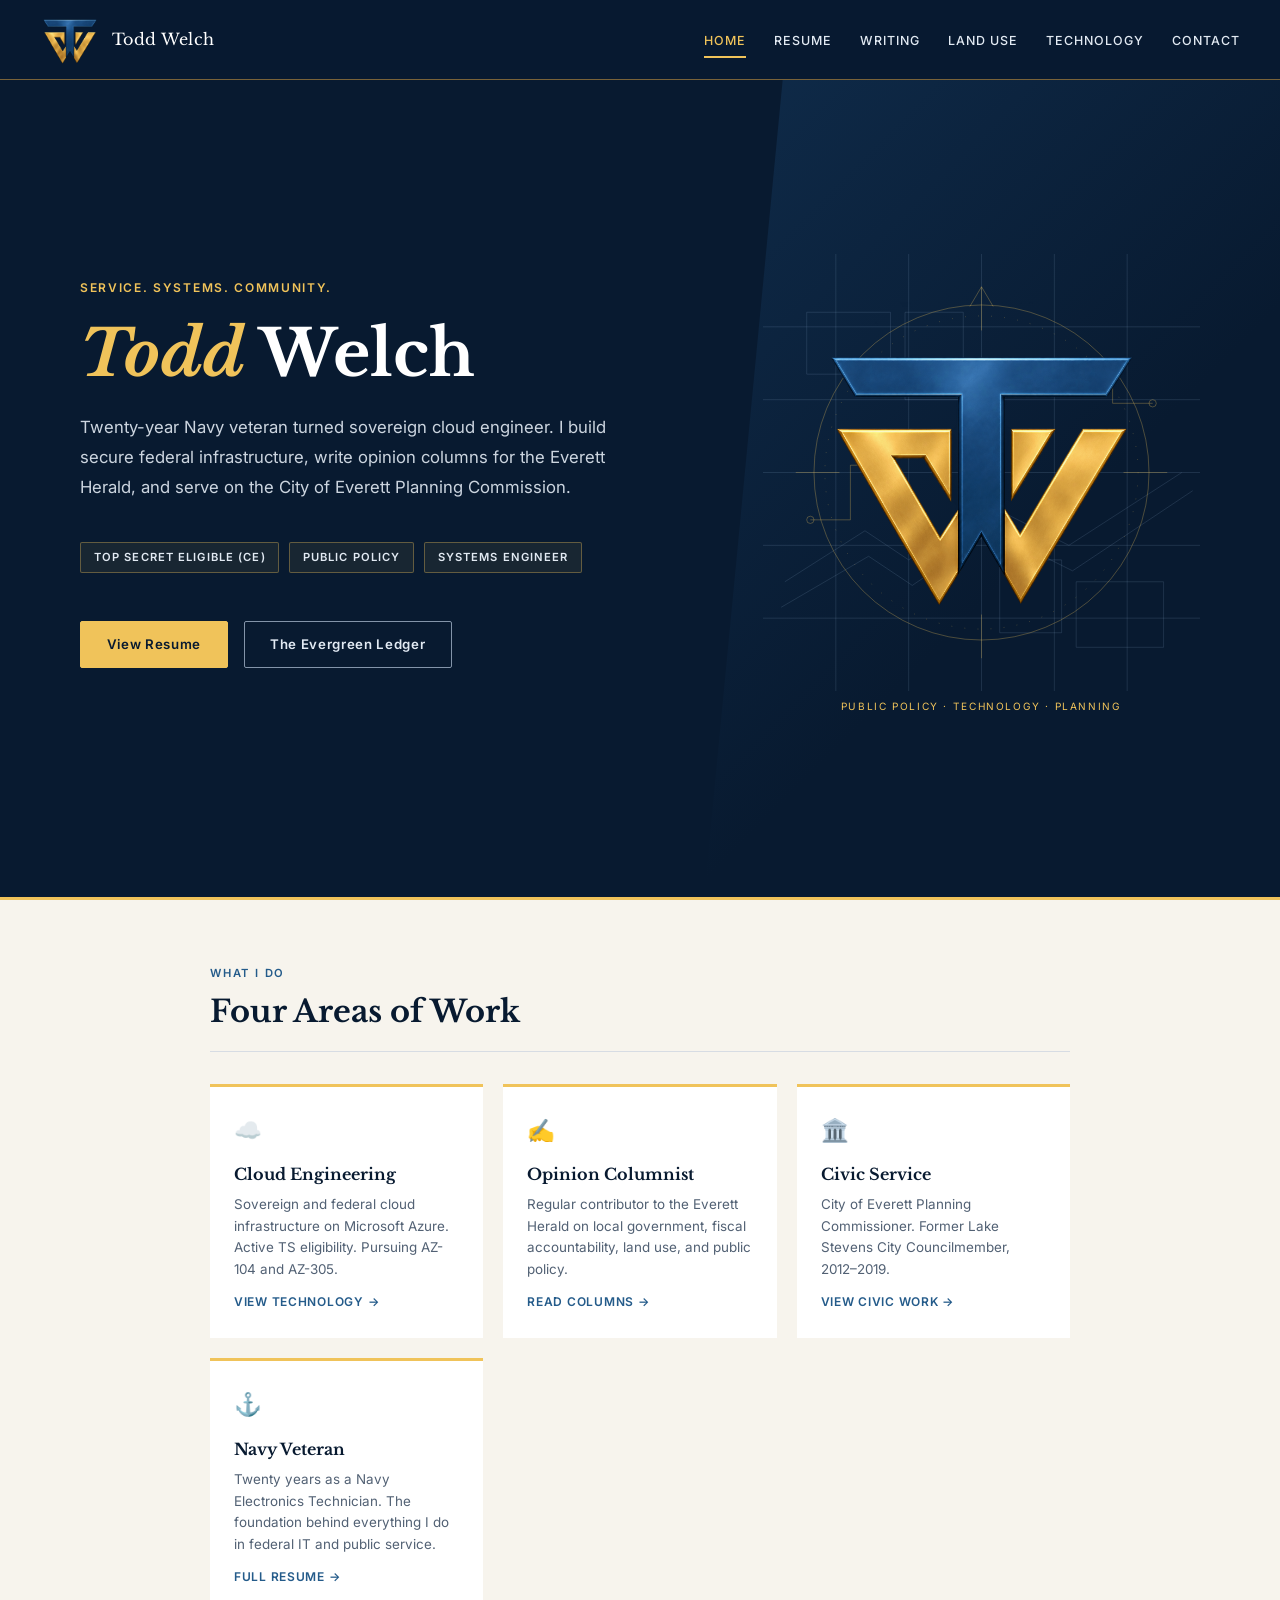
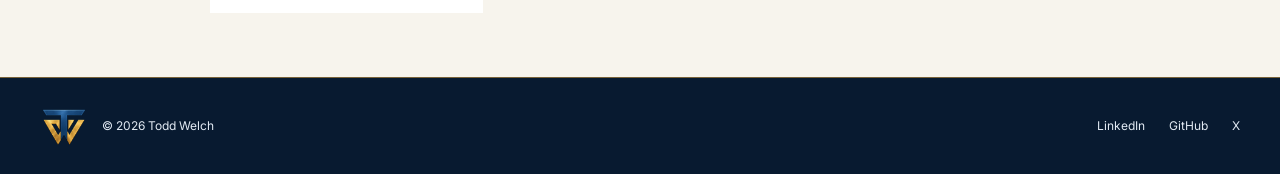
<file: index.html>
<!DOCTYPE html>
<html lang="en">
<head>
<meta charset="UTF-8">
<meta name="viewport" content="width=device-width, initial-scale=1.0">
<title>Todd Welch</title>
<meta name="description" content="Navy veteran, sovereign cloud engineer, opinion columnist, and Everett planning commissioner.">
<link rel="preconnect" href="https://fonts.googleapis.com">
<link rel="preconnect" href="https://fonts.gstatic.com" crossorigin>
<link href="https://fonts.googleapis.com/css2?family=Libre+Baskerville:ital,wght@0,400;0,700;1,400&family=Inter:wght@400;500;600&display=swap" rel="stylesheet">
<link rel="stylesheet" href="style.css">
<style>
  .hero {
    min-height: 100vh;
    background: var(--navy);
    display: flex;
    flex-direction: column;
    justify-content: center;
    padding: 8rem 2.5rem 5rem;
    position: relative;
    overflow: hidden;
  }

  .hero::before {
    content: '';
    position: absolute;
    top: 0; right: 0;
    width: 45%;
    height: 100%;
    background: linear-gradient(135deg, var(--steel) 0%, var(--navy) 60%);
    clip-path: polygon(15% 0, 100% 0, 100% 100%, 0% 100%);
    opacity: 0.5;
  }

  .hero-inner {
    max-width: 860px;
    margin: 0 auto;
    position: relative;
    z-index: 1;
    width: 100%;
  }

  .hero-eyebrow {
    font-size: 0.75rem;
    font-weight: 600;
    letter-spacing: 0.14em;
    text-transform: uppercase;
    color: var(--sky);
    margin-bottom: 1.25rem;
  }

  .hero h1 {
    font-family: 'Libre Baskerville', serif;
    font-size: clamp(2.8rem, 6vw, 5rem);
    color: #fff;
    line-height: 1.08;
    font-weight: 700;
    margin-bottom: 1.5rem;
  }

  .hero h1 em { font-style: italic; color: var(--sky); }

  .hero-bio {
    font-size: 1.05rem;
    color: var(--fog);
    max-width: 540px;
    line-height: 1.8;
    margin-bottom: 2.5rem;
    opacity: 0.9;
  }

  .hero-tags {
    display: flex;
    flex-wrap: wrap;
    gap: 0.6rem;
    margin-bottom: 3rem;
  }

  .tag {
    background: rgba(91,163,194,0.12);
    border: 1px solid rgba(91,163,194,0.28);
    color: var(--sky);
    font-size: 0.7rem;
    font-weight: 600;
    letter-spacing: 0.1em;
    text-transform: uppercase;
    padding: 0.3rem 0.8rem;
    border-radius: 2px;
  }

  .hero-cta { display: flex; gap: 1rem; flex-wrap: wrap; }

  /* pillars */
  .pillars { background: var(--sand); }

  .pillar-grid {
    display: grid;
    grid-template-columns: repeat(auto-fill, minmax(240px, 1fr));
    gap: 1.25rem;
    margin-top: 2rem;
  }

  .pillar {
    background: #fff;
    border-left: 3px solid var(--tide);
    padding: 1.5rem;
    text-decoration: none;
    display: block;
    transition: border-left-color 0.2s, box-shadow 0.2s;
  }

  .pillar:hover {
    border-left-color: var(--sky);
    box-shadow: 0 4px 16px rgba(13,31,45,0.08);
  }

  .pillar-icon {
    font-size: 1.4rem;
    margin-bottom: 0.75rem;
  }

  .pillar h3 {
    font-family: 'Libre Baskerville', serif;
    font-size: 1rem;
    color: var(--navy);
    margin-bottom: 0.4rem;
  }

  .pillar p {
    font-size: 0.84rem;
    color: var(--muted);
    line-height: 1.6;
  }

  .pillar-link {
    display: inline-block;
    margin-top: 0.75rem;
    font-size: 0.75rem;
    font-weight: 600;
    color: var(--tide);
    letter-spacing: 0.06em;
    text-transform: uppercase;
  }

  @media (max-width: 640px) {
    .hero { padding: 7rem 1.25rem 4rem; }
  }
</style>
<link rel="icon" type="image/png" href="assets/images/monogram.png">
<link rel="stylesheet" href="brand.css">
</head>
<body>

<nav>
  <a href="index.html" class="nav-brand"><img class="brand-logo" src="assets/images/monogram.png" alt="" width="60" height="60"><span>Todd Welch</span></a>
  <ul class="nav-links">
    <li><a href="index.html" class="active">Home</a></li>
    <li><a href="resume.html">Resume</a></li>
    <li><a href="https://substack.com/@toddwelch">Writing</a></li>
    <li><a href="land-use.html">Land Use</a></li>
    <li><a href="technology.html">Technology</a></li>
    <li><a href="contact.html">Contact</a></li>
  </ul>
</nav>

<section class="hero">
  <div class="hero-inner">
    <div class="hero-copy">
    <p class="hero-eyebrow">Service. Systems. Community.</p>
    <h1><em>Todd</em> Welch</h1>
    <p class="hero-bio">
      Twenty-year Navy veteran turned sovereign cloud engineer. I build secure federal infrastructure, write opinion columns for the Everett Herald, and serve on the City of Everett Planning Commission.
    </p>
    <div class="hero-tags">
      <span class="tag">Top Secret Eligible (CE)</span>
      <span class="tag">Public Policy</span>
      <span class="tag">Systems Engineer</span>
    </div>
    <div class="hero-cta">
      <a href="resume.html" class="btn btn-primary">View Resume</a>
      <a href="https://substack.com/@toddwelch" class="btn btn-ghost">The Evergreen Ledger</a>
    </div>
    </div>
    <div class="brand-illustration">
    <img class="hero-monogram" src="assets/images/monogram.png" alt="Todd Welch blue and gold monogram" width="1254" height="1254" fetchpriority="high">
    <p class="brand-caption">Public Policy · Technology · Planning</p>
    </div>
  </div>
</section>

<section class="pillars">
  <div class="section-inner">
    <p class="section-label">What I Do</p>
    <h2 class="section-title">Four Areas of Work</h2>
    <hr class="rule">
    <div class="pillar-grid">

      <a href="technology.html" class="pillar">
        <div class="pillar-icon">☁️</div>
        <h3>Cloud Engineering</h3>
        <p>Sovereign and federal cloud infrastructure on Microsoft Azure. Active TS eligibility. Pursuing AZ-104 and AZ-305.</p>
        <span class="pillar-link">View Technology →</span>
      </a>

      <a href="writing.html" class="pillar">
        <div class="pillar-icon">✍️</div>
        <h3>Opinion Columnist</h3>
        <p>Regular contributor to the Everett Herald on local government, fiscal accountability, land use, and public policy.</p>
        <span class="pillar-link">Read Columns →</span>
      </a>

      <a href="land-use.html" class="pillar">
        <div class="pillar-icon">🏛️</div>
        <h3>Civic Service</h3>
        <p>City of Everett Planning Commissioner. Former Lake Stevens City Councilmember, 2012–2019.</p>
        <span class="pillar-link">View Civic Work →</span>
      </a>

      <a href="resume.html" class="pillar">
        <div class="pillar-icon">⚓</div>
        <h3>Navy Veteran</h3>
        <p>Twenty years as a Navy Electronics Technician. The foundation behind everything I do in federal IT and public service.</p>
        <span class="pillar-link">Full Resume →</span>
      </a>

    </div>
  </div>
</section>

<footer>
  <div class="footer-brand"><img src="assets/images/monogram.png" alt="" width="48" height="48" loading="lazy"><p>© 2026 Todd Welch</p></div>
  <div class="footer-links">
    <a href="https://linkedin.com/in/jtoddwelch" target="_blank" rel="noopener">LinkedIn</a>
    <a href="https://github.com/JToddWelch" target="_blank" rel="noopener">GitHub</a>
    <a href="https://x.com/JToddWelch" target="_blank" rel="noopener">X</a>
  </div>
</footer>

</body>
</html>
</file>
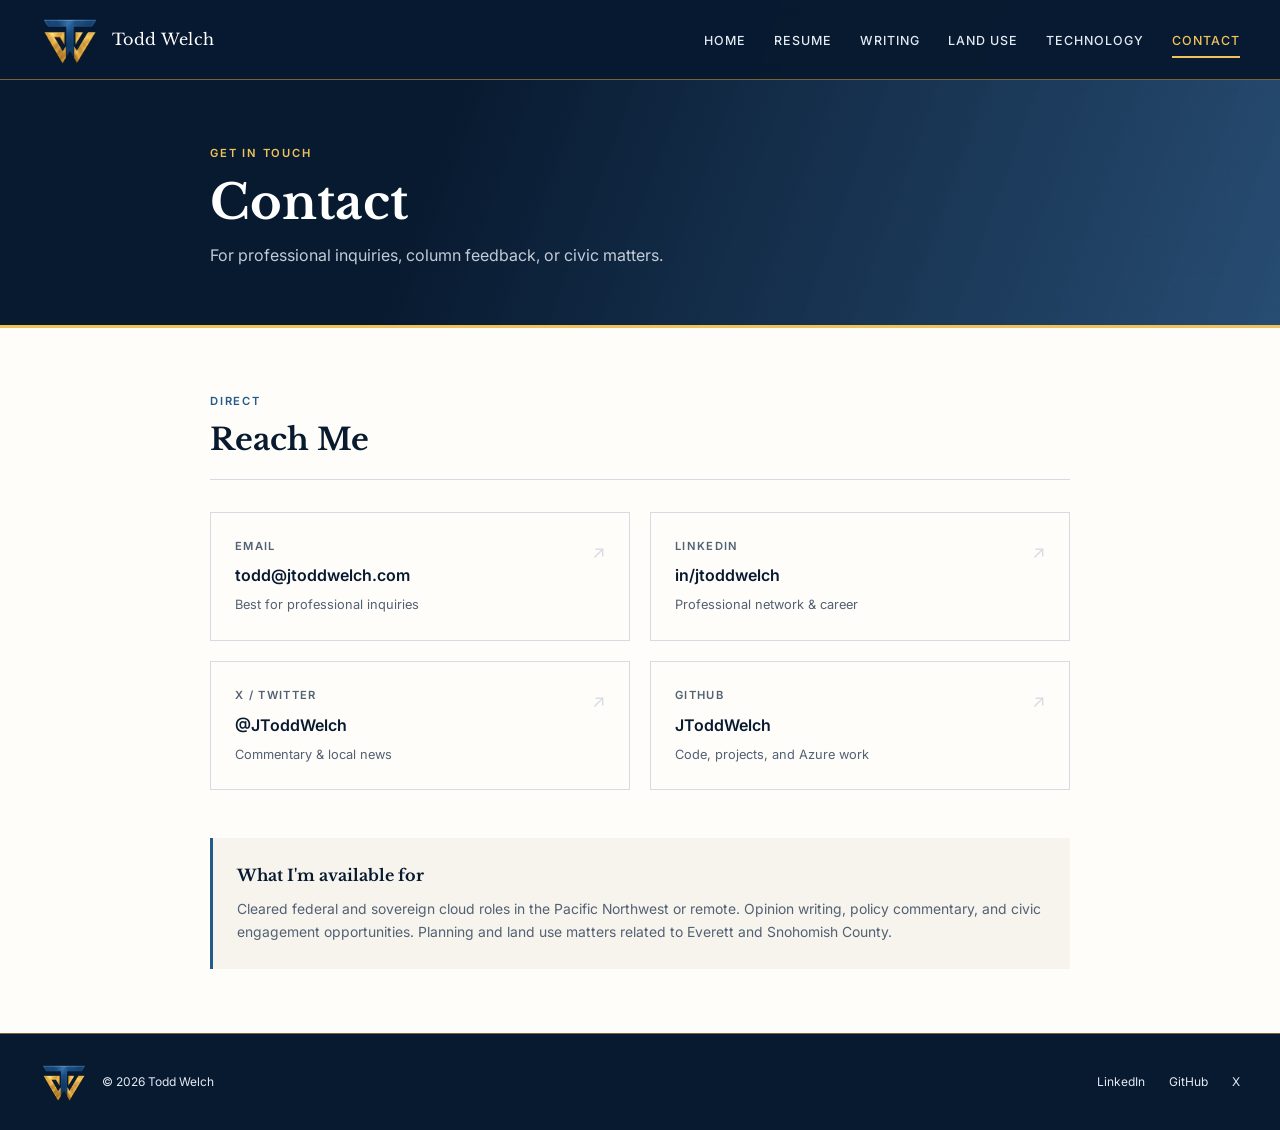
<file: contact.html>
<!DOCTYPE html>
<html lang="en">
<head>
<meta charset="UTF-8">
<meta name="viewport" content="width=device-width, initial-scale=1.0">
<title>Contact — Todd Welch</title>
<meta name="description" content="Get in touch with Todd Welch — cloud engineer, columnist, and Everett planning commissioner.">
<link rel="preconnect" href="https://fonts.googleapis.com">
<link rel="preconnect" href="https://fonts.gstatic.com" crossorigin>
<link href="https://fonts.googleapis.com/css2?family=Libre+Baskerville:ital,wght@0,400;0,700;1,400&family=Inter:wght@400;500;600&display=swap" rel="stylesheet">
<link rel="stylesheet" href="style.css">
<style>
  .contact-block {
    display: grid;
    grid-template-columns: 1fr 1fr;
    gap: 1.25rem;
    margin-top: 2rem;
  }

  .contact-card {
    border: 1px solid var(--rule);
    padding: 1.5rem;
    text-decoration: none;
    display: block;
    color: inherit;
    transition: border-color 0.2s, box-shadow 0.2s;
  }

  .contact-card:hover {
    border-color: var(--tide);
    box-shadow: 0 4px 16px rgba(13,31,45,0.07);
  }

  .contact-card-label {
    font-size: 0.7rem;
    font-weight: 600;
    letter-spacing: 0.12em;
    text-transform: uppercase;
    color: var(--muted);
    margin-bottom: 0.4rem;
  }

  .contact-card-value {
    font-size: 1rem;
    font-weight: 600;
    color: var(--navy);
    margin-bottom: 0.3rem;
  }

  .contact-card-note {
    font-size: 0.8rem;
    color: var(--muted);
  }

  .contact-card .arrow {
    float: right;
    color: var(--rule);
    font-size: 1.1rem;
    transition: color 0.2s;
  }

  .contact-card:hover .arrow { color: var(--tide); }

  .context-note {
    margin-top: 3rem;
    padding: 1.5rem;
    background: var(--sand);
    border-left: 3px solid var(--tide);
  }

  .context-note h3 {
    font-family: 'Libre Baskerville', serif;
    font-size: 1rem;
    color: var(--navy);
    margin-bottom: 0.5rem;
  }

  .context-note p {
    font-size: 0.87rem;
    color: var(--muted);
    line-height: 1.7;
  }

  @media (max-width: 640px) {
    .contact-block { grid-template-columns: 1fr; }
  }
</style>
<link rel="icon" type="image/png" href="assets/images/monogram.png">
<link rel="stylesheet" href="brand.css">
</head>
<body>

<nav>
  <a href="index.html" class="nav-brand"><img class="brand-logo" src="assets/images/monogram.png" alt="" width="60" height="60"><span>Todd Welch</span></a>
  <ul class="nav-links">
    <li><a href="index.html">Home</a></li>
    <li><a href="resume.html">Resume</a></li>
    <li><a href="https://substack.com/@toddwelch">Writing</a></li>
    <li><a href="land-use.html">Land Use</a></li>
    <li><a href="technology.html">Technology</a></li>
    <li><a href="contact.html" class="active">Contact</a></li>
  </ul>
</nav>

<div class="page-header">
  <div class="page-header-inner">
    <p class="page-eyebrow">Get in Touch</p>
    <h1 class="page-title">Contact</h1>
    <p class="page-subtitle">For professional inquiries, column feedback, or civic matters.</p>
  </div>
</div>

<section>
  <div class="section-inner">

    <p class="section-label">Direct</p>
    <h2 class="section-title">Reach Me</h2>
    <hr class="rule">

    <div class="contact-block">

      <a href="mailto:todd@jtoddwelch.com" class="contact-card">
        <span class="arrow">↗</span>
        <div class="contact-card-label">Email</div>
        <div class="contact-card-value">todd@jtoddwelch.com</div>
        <div class="contact-card-note">Best for professional inquiries</div>
      </a>

      <a href="https://linkedin.com/in/jtoddwelch" target="_blank" rel="noopener" class="contact-card">
        <span class="arrow">↗</span>
        <div class="contact-card-label">LinkedIn</div>
        <div class="contact-card-value">in/jtoddwelch</div>
        <div class="contact-card-note">Professional network & career</div>
      </a>

      <a href="https://x.com/JToddWelch" target="_blank" rel="noopener" class="contact-card">
        <span class="arrow">↗</span>
        <div class="contact-card-label">X / Twitter</div>
        <div class="contact-card-value">@JToddWelch</div>
        <div class="contact-card-note">Commentary & local news</div>
      </a>

      <a href="https://github.com/JToddWelch" target="_blank" rel="noopener" class="contact-card">
        <span class="arrow">↗</span>
        <div class="contact-card-label">GitHub</div>
        <div class="contact-card-value">JToddWelch</div>
        <div class="contact-card-note">Code, projects, and Azure work</div>
      </a>

    </div>

    <div class="context-note">
      <h3>What I'm available for</h3>
      <p>
        Cleared federal and sovereign cloud roles in the Pacific Northwest or remote. Opinion writing, policy commentary, and civic engagement opportunities. Planning and land use matters related to Everett and Snohomish County.
      </p>
    </div>

  </div>
</section>

<footer>
  <div class="footer-brand"><img src="assets/images/monogram.png" alt="" width="48" height="48" loading="lazy"><p>© 2026 Todd Welch</p></div>
  <div class="footer-links">
    <a href="https://linkedin.com/in/jtoddwelch" target="_blank" rel="noopener">LinkedIn</a>
    <a href="https://github.com/JToddWelch" target="_blank" rel="noopener">GitHub</a>
    <a href="https://x.com/JToddWelch" target="_blank" rel="noopener">X</a>
  </div>
</footer>

</body>
</html>
</file>
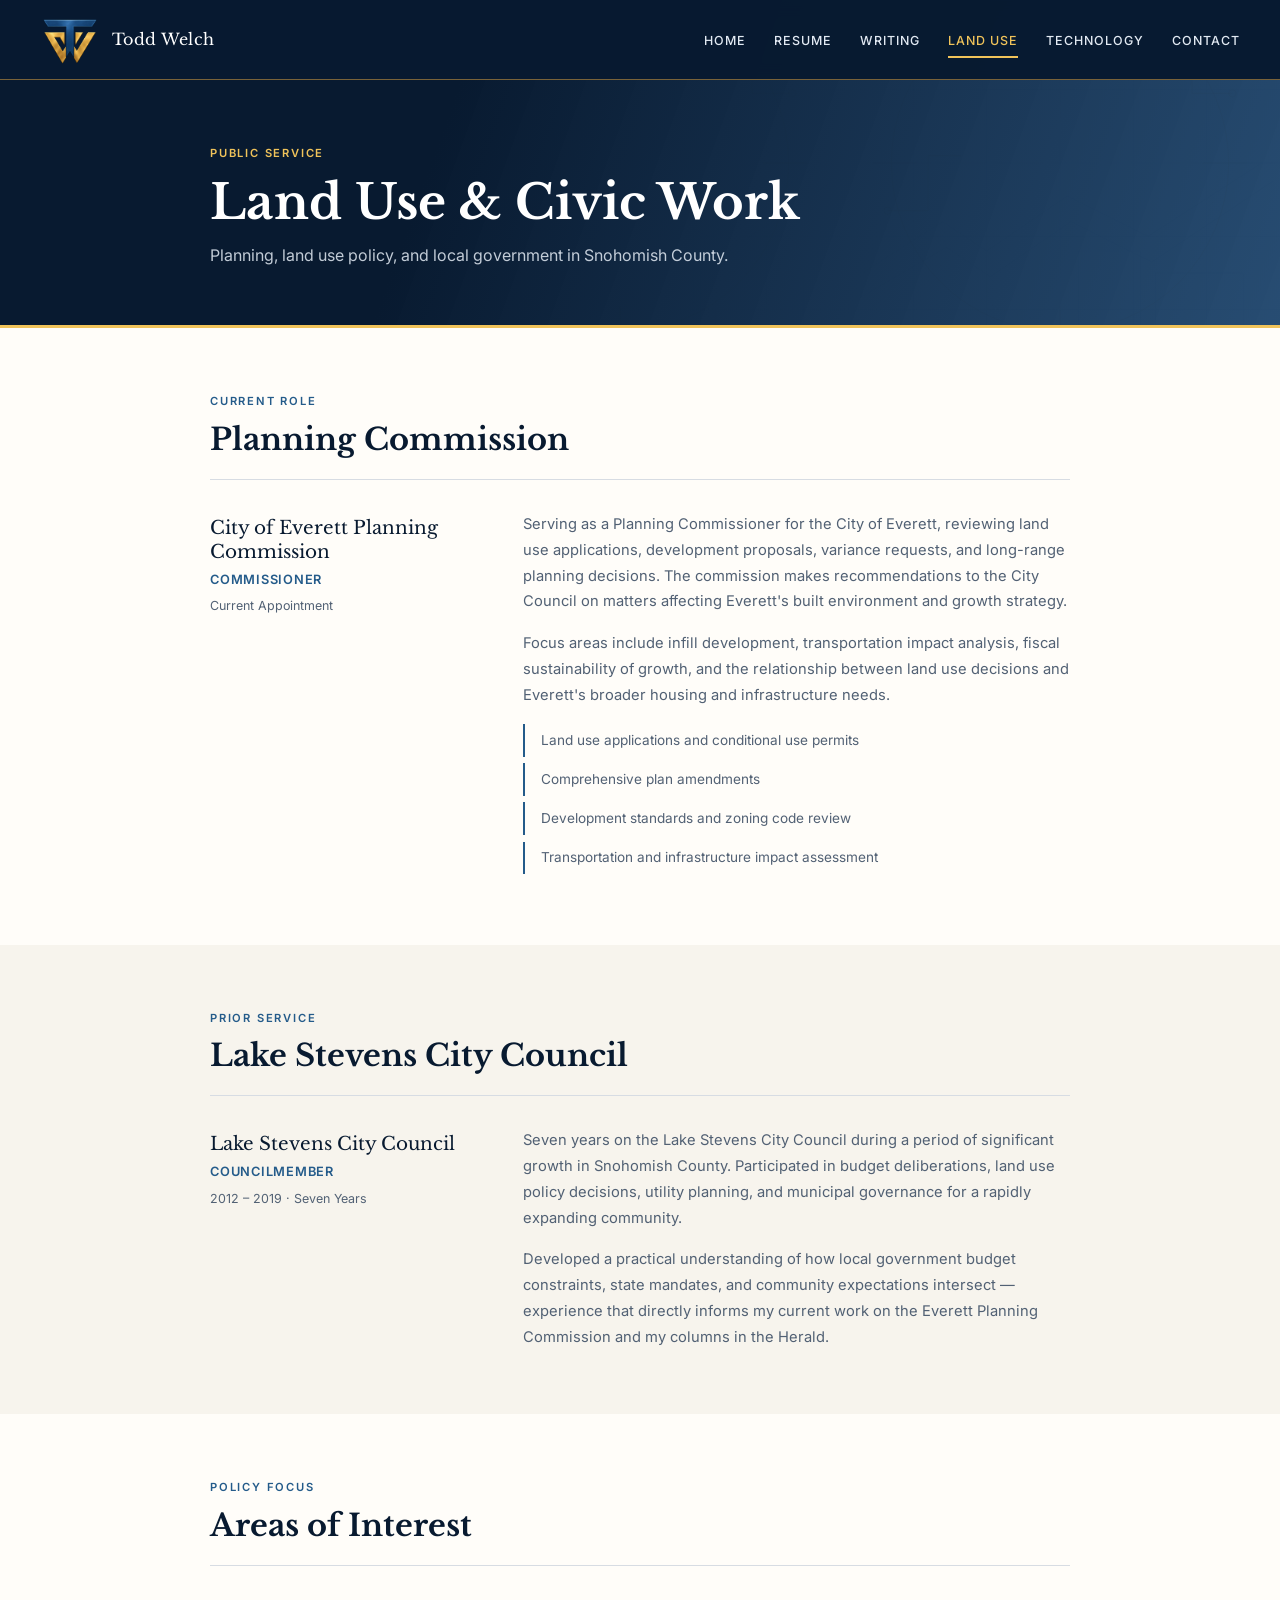
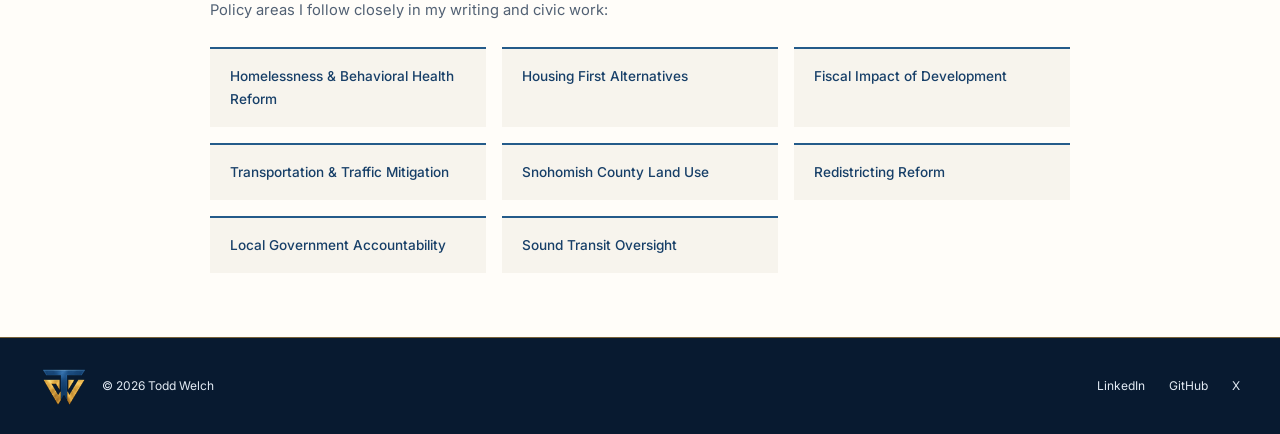
<file: land-use.html>
<!DOCTYPE html>
<html lang="en">
<head>
<meta charset="UTF-8">
<meta name="viewport" content="width=device-width, initial-scale=1.0">
<title>Land Use & Civic — Todd Welch</title>
<meta name="description" content="Todd Welch — City of Everett Planning Commissioner and former Lake Stevens City Councilmember.">
<link rel="preconnect" href="https://fonts.googleapis.com">
<link rel="preconnect" href="https://fonts.gstatic.com" crossorigin>
<link href="https://fonts.googleapis.com/css2?family=Libre+Baskerville:ital,wght@0,400;0,700;1,400&family=Inter:wght@400;500;600&display=swap" rel="stylesheet">
<link rel="stylesheet" href="style.css">
<style>
  .role-block {
    display: grid;
    grid-template-columns: 1fr 2fr;
    gap: 2.5rem;
    margin-bottom: 3rem;
    padding-bottom: 3rem;
    border-bottom: 1px solid var(--rule);
  }

  .role-block:last-child { border-bottom: none; margin-bottom: 0; padding-bottom: 0; }

  .role-meta { padding-top: 0.25rem; }

  .role-title {
    font-family: 'Libre Baskerville', serif;
    font-size: 1.15rem;
    color: var(--navy);
    margin-bottom: 0.3rem;
    line-height: 1.3;
  }

  .role-org {
    font-size: 0.8rem;
    font-weight: 600;
    color: var(--tide);
    letter-spacing: 0.06em;
    text-transform: uppercase;
    margin-bottom: 0.3rem;
  }

  .role-tenure {
    font-size: 0.78rem;
    color: var(--muted);
  }

  .role-body p {
    font-size: 0.92rem;
    color: var(--muted);
    line-height: 1.75;
    margin-bottom: 1rem;
  }

  .role-body p:last-child { margin-bottom: 0; }

  .focus-list {
    list-style: none;
    margin-top: 0.75rem;
  }

  .focus-list li {
    font-size: 0.85rem;
    color: var(--muted);
    padding: 0.3rem 0 0.3rem 1rem;
    border-left: 2px solid var(--tide);
    margin-bottom: 0.4rem;
  }

  .policy-grid {
    display: grid;
    grid-template-columns: repeat(auto-fill, minmax(220px, 1fr));
    gap: 1rem;
    margin-top: 1.5rem;
  }

  .policy-item {
    background: var(--sand);
    padding: 1rem 1.25rem;
    border-top: 2px solid var(--tide);
    font-size: 0.85rem;
    color: var(--steel);
    font-weight: 500;
  }

  @media (max-width: 640px) {
    .role-block { grid-template-columns: 1fr; gap: 1rem; }
  }
</style>
<link rel="icon" type="image/png" href="assets/images/monogram.png">
<link rel="stylesheet" href="brand.css">
</head>
<body>

<nav>
  <a href="index.html" class="nav-brand"><img class="brand-logo" src="assets/images/monogram.png" alt="" width="60" height="60"><span>Todd Welch</span></a>
  <ul class="nav-links">
    <li><a href="index.html">Home</a></li>
    <li><a href="resume.html">Resume</a></li>
    <li><a href="https://substack.com/@toddwelch">Writing</a></li>
    <li><a href="land-use.html" class="active">Land Use</a></li>
    <li><a href="technology.html">Technology</a></li>
    <li><a href="contact.html">Contact</a></li>
  </ul>
</nav>

<div class="page-header">
  <div class="page-header-inner">
    <p class="page-eyebrow">Public Service</p>
    <h1 class="page-title">Land Use & Civic Work</h1>
    <p class="page-subtitle">Planning, land use policy, and local government in Snohomish County.</p>
  </div>
</div>

<section>
  <div class="section-inner">

    <p class="section-label">Current Role</p>
    <h2 class="section-title">Planning Commission</h2>
    <hr class="rule">

    <div class="role-block">
      <div class="role-meta">
        <div class="role-title">City of Everett Planning Commission</div>
        <div class="role-org">Commissioner</div>
        <div class="role-tenure">Current Appointment</div>
      </div>
      <div class="role-body">
        <p>
          Serving as a Planning Commissioner for the City of Everett, reviewing land use applications, development proposals, variance requests, and long-range planning decisions. The commission makes recommendations to the City Council on matters affecting Everett's built environment and growth strategy.
        </p>
        <p>
          Focus areas include infill development, transportation impact analysis, fiscal sustainability of growth, and the relationship between land use decisions and Everett's broader housing and infrastructure needs.
        </p>
        <ul class="focus-list">
          <li>Land use applications and conditional use permits</li>
          <li>Comprehensive plan amendments</li>
          <li>Development standards and zoning code review</li>
          <li>Transportation and infrastructure impact assessment</li>
        </ul>
      </div>
    </div>

  </div>
</section>

<section style="background: var(--sand);">
  <div class="section-inner">

    <p class="section-label">Prior Service</p>
    <h2 class="section-title">Lake Stevens City Council</h2>
    <hr class="rule">

    <div class="role-block">
      <div class="role-meta">
        <div class="role-title">Lake Stevens City Council</div>
        <div class="role-org">Councilmember</div>
        <div class="role-tenure">2012 – 2019 · Seven Years</div>
      </div>
      <div class="role-body">
        <p>
          Seven years on the Lake Stevens City Council during a period of significant growth in Snohomish County. Participated in budget deliberations, land use policy decisions, utility planning, and municipal governance for a rapidly expanding community.
        </p>
        <p>
          Developed a practical understanding of how local government budget constraints, state mandates, and community expectations intersect — experience that directly informs my current work on the Everett Planning Commission and my columns in the Herald.
        </p>
      </div>
    </div>

  </div>
</section>

<section>
  <div class="section-inner">
    <p class="section-label">Policy Focus</p>
    <h2 class="section-title">Areas of Interest</h2>
    <hr class="rule">
    <p style="color: var(--muted); font-size: 0.92rem; margin-bottom: 0.5rem;">Policy areas I follow closely in my writing and civic work:</p>
    <div class="policy-grid">
      <div class="policy-item">Homelessness & Behavioral Health Reform</div>
      <div class="policy-item">Housing First Alternatives</div>
      <div class="policy-item">Fiscal Impact of Development</div>
      <div class="policy-item">Transportation & Traffic Mitigation</div>
      <div class="policy-item">Snohomish County Land Use</div>
      <div class="policy-item">Redistricting Reform</div>
      <div class="policy-item">Local Government Accountability</div>
      <div class="policy-item">Sound Transit Oversight</div>
    </div>
  </div>
</section>

<footer>
  <div class="footer-brand"><img src="assets/images/monogram.png" alt="" width="48" height="48" loading="lazy"><p>© 2026 Todd Welch</p></div>
  <div class="footer-links">
    <a href="https://linkedin.com/in/jtoddwelch" target="_blank" rel="noopener">LinkedIn</a>
    <a href="https://github.com/JToddWelch" target="_blank" rel="noopener">GitHub</a>
    <a href="https://x.com/JToddWelch" target="_blank" rel="noopener">X</a>
  </div>
</footer>

</body>
</html>
</file>
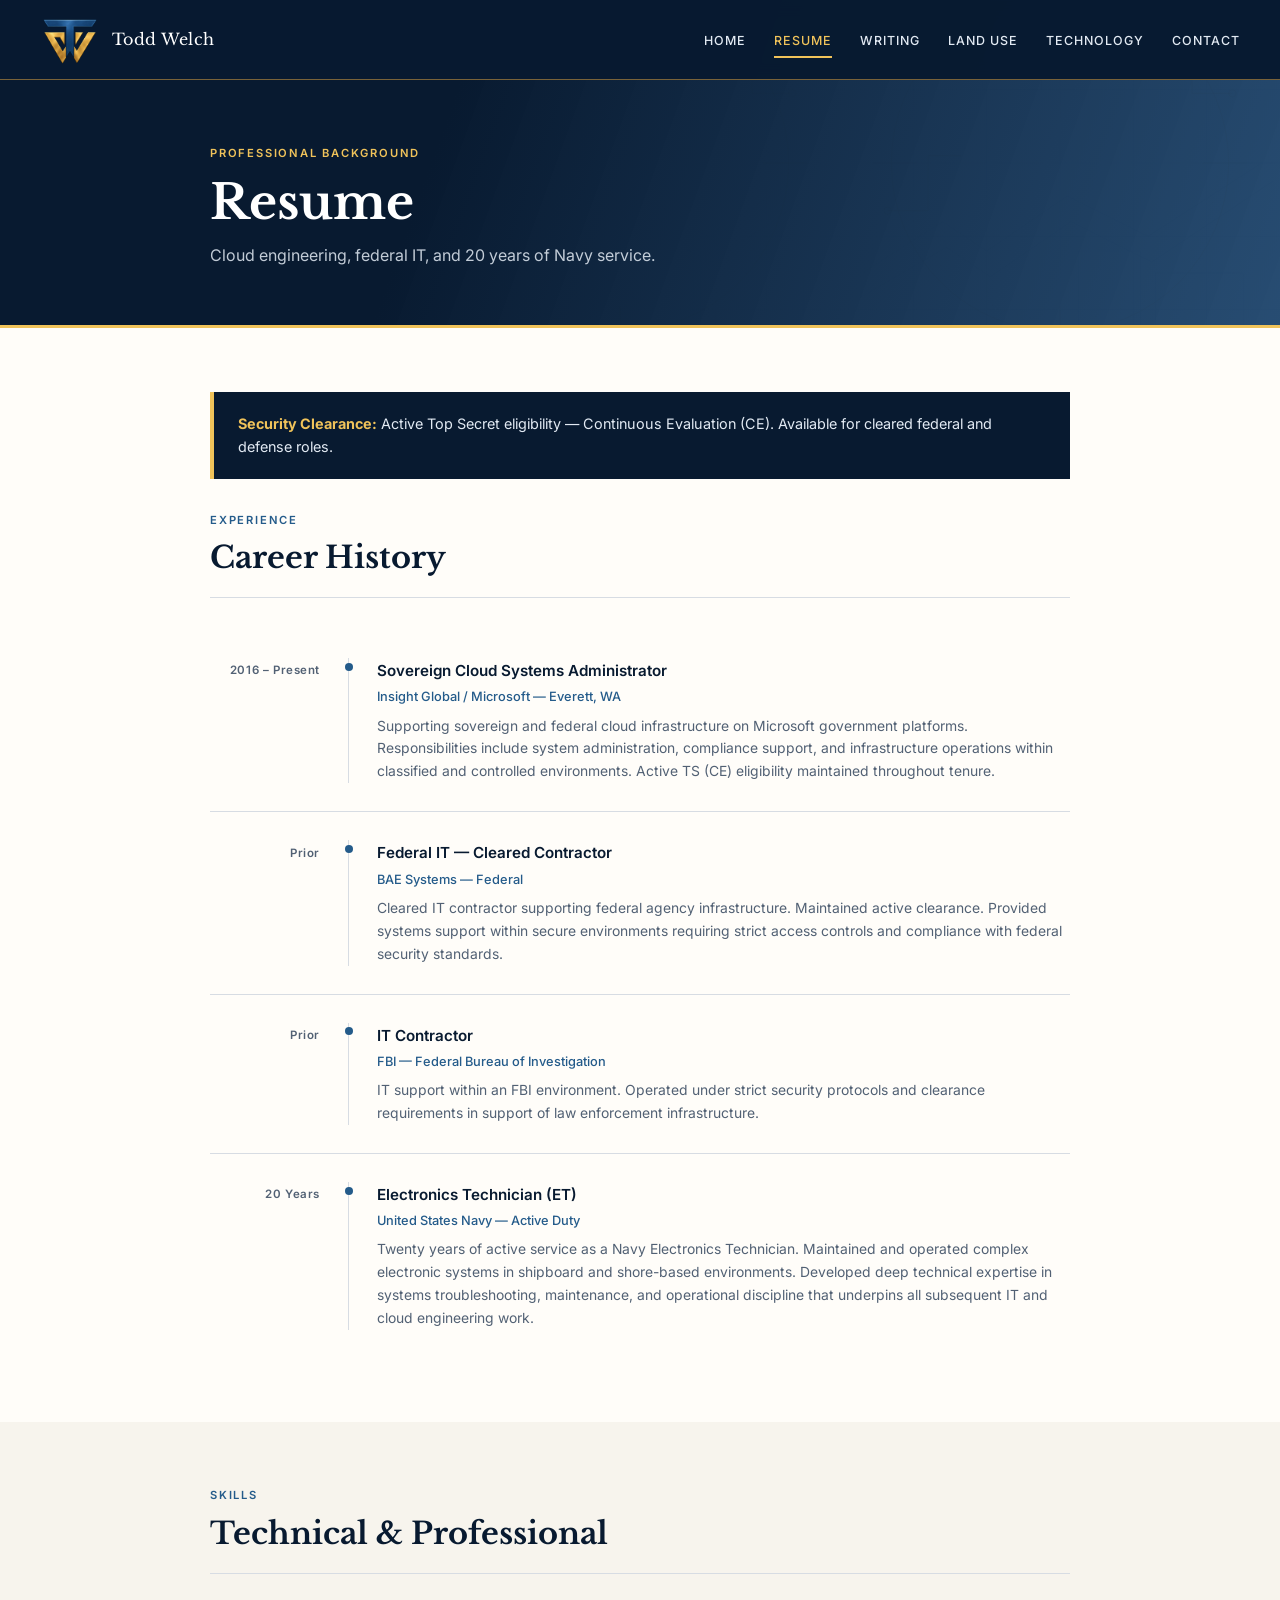
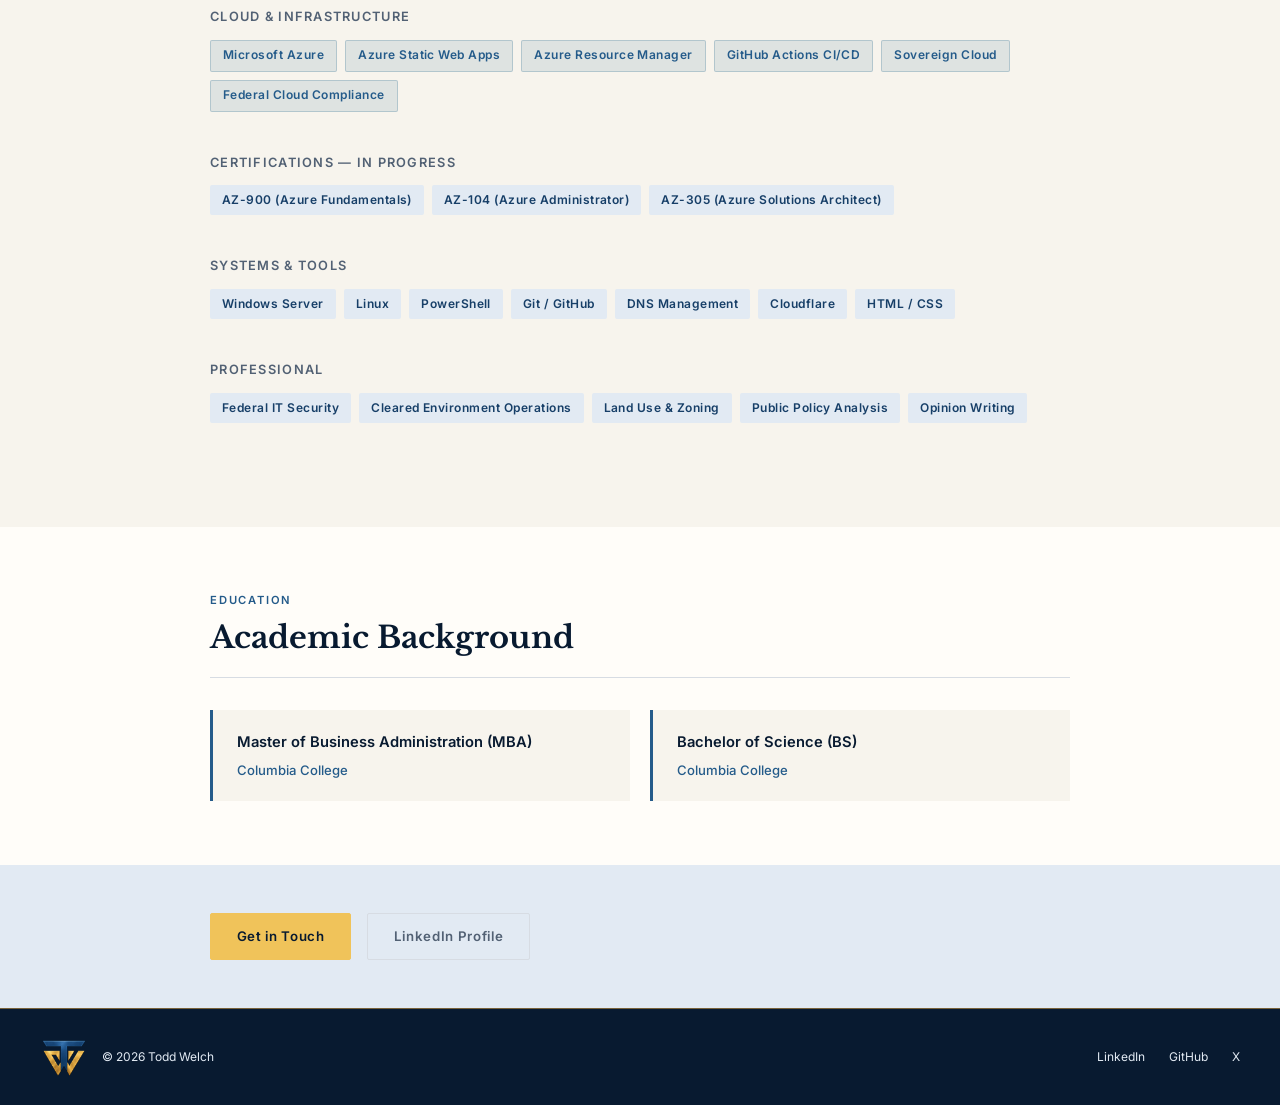
<file: resume.html>
<!DOCTYPE html>
<html lang="en">
<head>
<meta charset="UTF-8">
<meta name="viewport" content="width=device-width, initial-scale=1.0">
<title>Resume — Todd Welch</title>
<meta name="description" content="Professional resume of Todd Welch — cloud engineer, Navy veteran, federal IT professional.">
<link rel="preconnect" href="https://fonts.googleapis.com">
<link rel="preconnect" href="https://fonts.gstatic.com" crossorigin>
<link href="https://fonts.googleapis.com/css2?family=Libre+Baskerville:ital,wght@0,400;0,700;1,400&family=Inter:wght@400;500;600&display=swap" rel="stylesheet">
<link rel="stylesheet" href="style.css">
<style>
  .skills-block { margin-bottom: 2.5rem; }
  .skills-block h3 {
    font-size: 0.8rem;
    font-weight: 600;
    letter-spacing: 0.1em;
    text-transform: uppercase;
    color: var(--muted);
    margin-bottom: 0.75rem;
  }

  .edu-grid {
    display: grid;
    grid-template-columns: 1fr 1fr;
    gap: 1.25rem;
    margin-top: 0.5rem;
  }

  .edu-card {
    background: var(--sand);
    padding: 1.25rem 1.5rem;
    border-left: 3px solid var(--tide);
  }

  .edu-degree {
    font-weight: 600;
    font-size: 0.92rem;
    color: var(--navy);
    margin-bottom: 0.2rem;
  }

  .edu-school {
    font-size: 0.82rem;
    color: var(--tide);
    font-weight: 500;
  }

  .clearance-box {
    background: var(--navy);
    color: var(--fog);
    padding: 1.25rem 1.5rem;
    border-left: 4px solid var(--sky);
    margin-bottom: 2rem;
    font-size: 0.9rem;
    line-height: 1.6;
  }

  .clearance-box strong { color: var(--sky); }

  @media (max-width: 640px) {
    .edu-grid { grid-template-columns: 1fr; }
  }
</style>
<link rel="icon" type="image/png" href="assets/images/monogram.png">
<link rel="stylesheet" href="brand.css">
</head>
<body>

<nav>
  <a href="index.html" class="nav-brand"><img class="brand-logo" src="assets/images/monogram.png" alt="" width="60" height="60"><span>Todd Welch</span></a>
  <ul class="nav-links">
    <li><a href="index.html">Home</a></li>
    <li><a href="resume.html" class="active">Resume</a></li>
    <li><a href="https://substack.com/@toddwelch">Writing</a></li>
    <li><a href="land-use.html">Land Use</a></li>
    <li><a href="technology.html">Technology</a></li>
    <li><a href="contact.html">Contact</a></li>
  </ul>
</nav>

<div class="page-header">
  <div class="page-header-inner">
    <p class="page-eyebrow">Professional Background</p>
    <h1 class="page-title">Resume</h1>
    <p class="page-subtitle">Cloud engineering, federal IT, and 20 years of Navy service.</p>
  </div>
</div>

<section>
  <div class="section-inner">

    <div class="clearance-box">
      <strong>Security Clearance:</strong> Active Top Secret eligibility — Continuous Evaluation (CE). Available for cleared federal and defense roles.
    </div>

    <p class="section-label">Experience</p>
    <h2 class="section-title">Career History</h2>
    <hr class="rule">

    <div class="timeline">

      <div class="tl-item">
        <div class="tl-date">2016 – Present</div>
        <div class="tl-line"></div>
        <div>
          <div class="tl-title">Sovereign Cloud Systems Administrator</div>
          <div class="tl-org">Insight Global / Microsoft — Everett, WA</div>
          <div class="tl-desc">Supporting sovereign and federal cloud infrastructure on Microsoft government platforms. Responsibilities include system administration, compliance support, and infrastructure operations within classified and controlled environments. Active TS (CE) eligibility maintained throughout tenure.</div>
        </div>
      </div>

      <div class="tl-item">
        <div class="tl-date">Prior</div>
        <div class="tl-line"></div>
        <div>
          <div class="tl-title">Federal IT — Cleared Contractor</div>
          <div class="tl-org">BAE Systems — Federal</div>
          <div class="tl-desc">Cleared IT contractor supporting federal agency infrastructure. Maintained active clearance. Provided systems support within secure environments requiring strict access controls and compliance with federal security standards.</div>
        </div>
      </div>

      <div class="tl-item">
        <div class="tl-date">Prior</div>
        <div class="tl-line"></div>
        <div>
          <div class="tl-title">IT Contractor</div>
          <div class="tl-org">FBI — Federal Bureau of Investigation</div>
          <div class="tl-desc">IT support within an FBI environment. Operated under strict security protocols and clearance requirements in support of law enforcement infrastructure.</div>
        </div>
      </div>

      <div class="tl-item">
        <div class="tl-date">20 Years</div>
        <div class="tl-line"></div>
        <div>
          <div class="tl-title">Electronics Technician (ET)</div>
          <div class="tl-org">United States Navy — Active Duty</div>
          <div class="tl-desc">Twenty years of active service as a Navy Electronics Technician. Maintained and operated complex electronic systems in shipboard and shore-based environments. Developed deep technical expertise in systems troubleshooting, maintenance, and operational discipline that underpins all subsequent IT and cloud engineering work.</div>
        </div>
      </div>

    </div>
  </div>
</section>

<section style="background: var(--sand);">
  <div class="section-inner">
    <p class="section-label">Skills</p>
    <h2 class="section-title">Technical & Professional</h2>
    <hr class="rule">

    <div class="skills-block">
      <h3>Cloud & Infrastructure</h3>
      <div class="badge-group">
        <span class="badge accent">Microsoft Azure</span>
        <span class="badge accent">Azure Static Web Apps</span>
        <span class="badge accent">Azure Resource Manager</span>
        <span class="badge accent">GitHub Actions CI/CD</span>
        <span class="badge accent">Sovereign Cloud</span>
        <span class="badge accent">Federal Cloud Compliance</span>
      </div>
    </div>

    <div class="skills-block">
      <h3>Certifications — In Progress</h3>
      <div class="badge-group">
        <span class="badge">AZ-900 (Azure Fundamentals)</span>
        <span class="badge">AZ-104 (Azure Administrator)</span>
        <span class="badge">AZ-305 (Azure Solutions Architect)</span>
      </div>
    </div>

    <div class="skills-block">
      <h3>Systems & Tools</h3>
      <div class="badge-group">
        <span class="badge">Windows Server</span>
        <span class="badge">Linux</span>
        <span class="badge">PowerShell</span>
        <span class="badge">Git / GitHub</span>
        <span class="badge">DNS Management</span>
        <span class="badge">Cloudflare</span>
        <span class="badge">HTML / CSS</span>
      </div>
    </div>

    <div class="skills-block">
      <h3>Professional</h3>
      <div class="badge-group">
        <span class="badge">Federal IT Security</span>
        <span class="badge">Cleared Environment Operations</span>
        <span class="badge">Land Use & Zoning</span>
        <span class="badge">Public Policy Analysis</span>
        <span class="badge">Opinion Writing</span>
      </div>
    </div>

  </div>
</section>

<section>
  <div class="section-inner">
    <p class="section-label">Education</p>
    <h2 class="section-title">Academic Background</h2>
    <hr class="rule">

    <div class="edu-grid">
      <div class="edu-card">
        <div class="edu-degree">Master of Business Administration (MBA)</div>
        <div class="edu-school">Columbia College</div>
      </div>
      <div class="edu-card">
        <div class="edu-degree">Bachelor of Science (BS)</div>
        <div class="edu-school">Columbia College</div>
      </div>
    </div>
  </div>
</section>

<section style="background: var(--fog); padding-top: 3rem; padding-bottom: 3rem;">
  <div class="section-inner" style="display:flex; gap:1rem; flex-wrap:wrap; align-items:center;">
    <a href="contact.html" class="btn btn-primary">Get in Touch</a>
    <a href="https://linkedin.com/in/jtoddwelch" target="_blank" rel="noopener" class="btn btn-ghost">LinkedIn Profile</a>
  </div>
</section>

<footer>
  <div class="footer-brand"><img src="assets/images/monogram.png" alt="" width="48" height="48" loading="lazy"><p>© 2026 Todd Welch</p></div>
  <div class="footer-links">
    <a href="https://linkedin.com/in/jtoddwelch" target="_blank" rel="noopener">LinkedIn</a>
    <a href="https://github.com/JToddWelch" target="_blank" rel="noopener">GitHub</a>
    <a href="https://x.com/JToddWelch" target="_blank" rel="noopener">X</a>
  </div>
</footer>

</body>
</html>
</file>
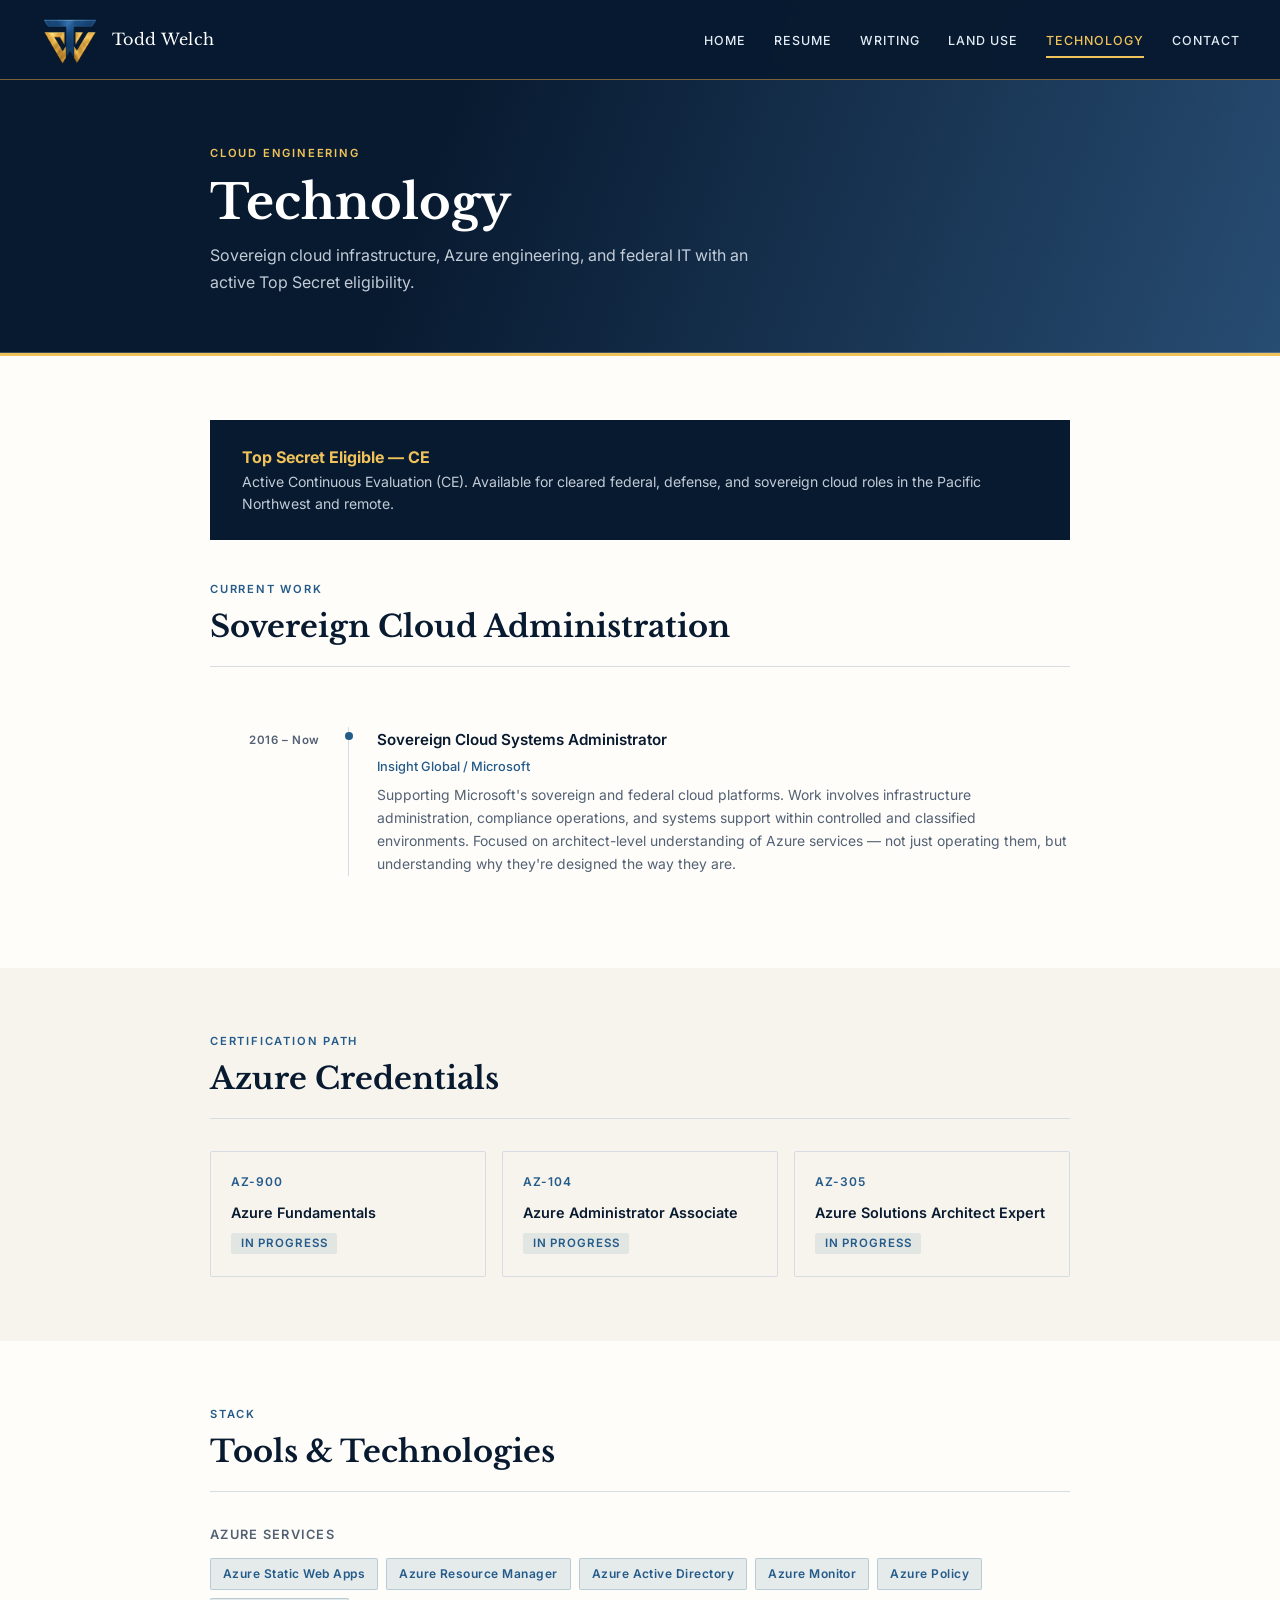
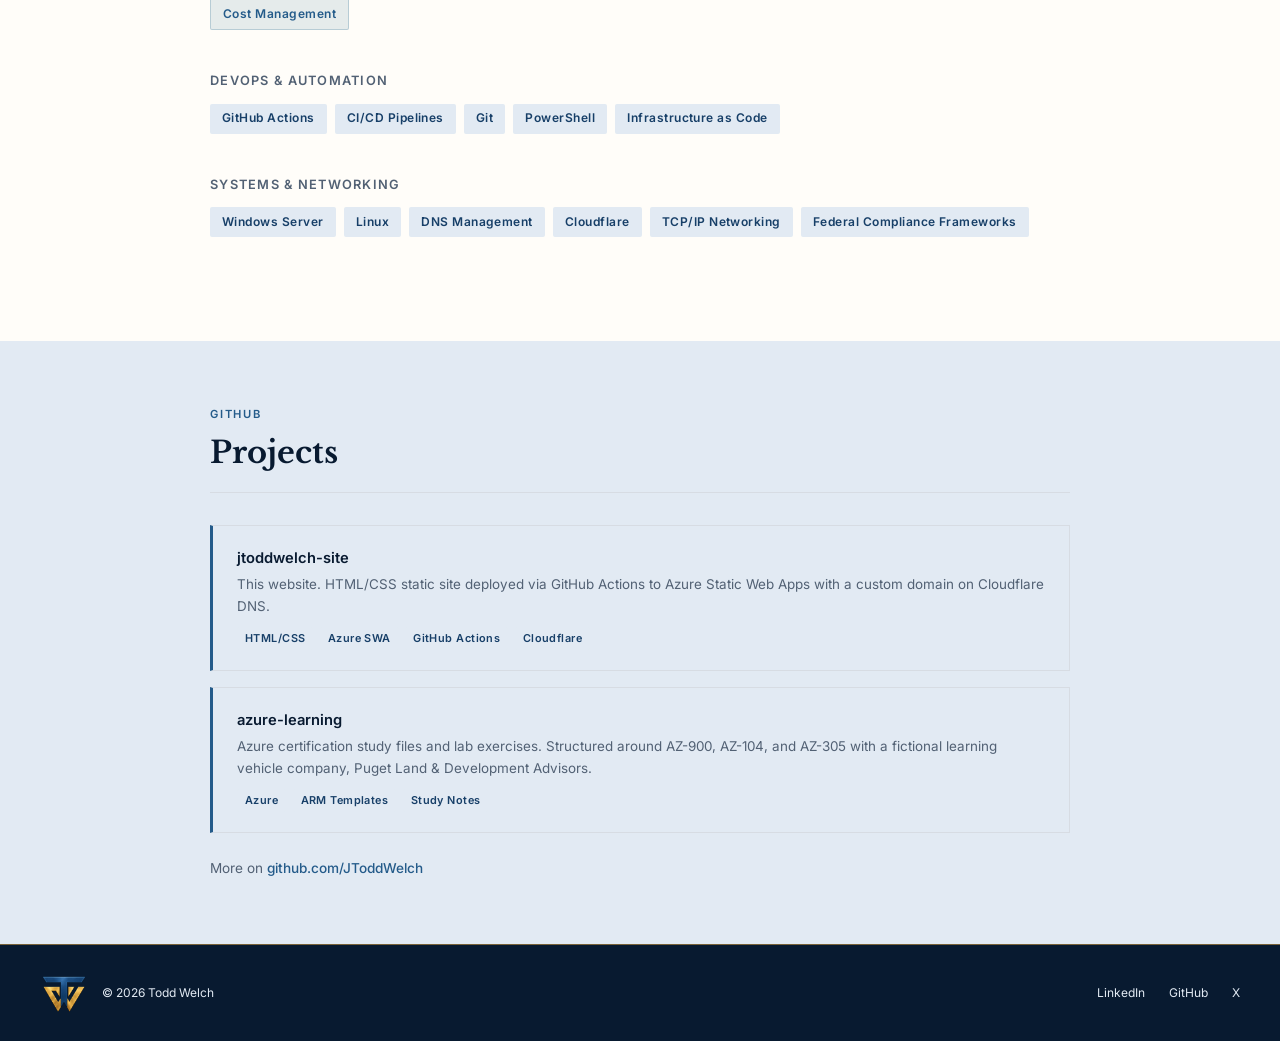
<file: technology.html>
<!DOCTYPE html>
<html lang="en">
<head>
<meta charset="UTF-8">
<meta name="viewport" content="width=device-width, initial-scale=1.0">
<title>Technology — Todd Welch</title>
<meta name="description" content="Todd Welch — sovereign cloud systems administrator, Azure engineer, federal IT professional with active TS eligibility.">
<link rel="preconnect" href="https://fonts.googleapis.com">
<link rel="preconnect" href="https://fonts.gstatic.com" crossorigin>
<link href="https://fonts.googleapis.com/css2?family=Libre+Baskerville:ital,wght@0,400;0,700;1,400&family=Inter:wght@400;500;600&display=swap" rel="stylesheet">
<link rel="stylesheet" href="style.css">
<style>
  .cert-grid {
    display: grid;
    grid-template-columns: repeat(auto-fill, minmax(220px, 1fr));
    gap: 1rem;
    margin-top: 1.5rem;
  }

  .cert-card {
    border: 1px solid var(--rule);
    padding: 1.25rem;
    border-radius: 2px;
  }

  .cert-name {
    font-weight: 600;
    font-size: 0.9rem;
    color: var(--navy);
    margin-bottom: 0.2rem;
  }

  .cert-code {
    font-size: 0.75rem;
    color: var(--tide);
    font-weight: 600;
    letter-spacing: 0.06em;
    margin-bottom: 0.5rem;
  }

  .cert-status {
    font-size: 0.72rem;
    font-weight: 600;
    letter-spacing: 0.08em;
    text-transform: uppercase;
    padding: 0.2rem 0.6rem;
    border-radius: 2px;
  }

  .cert-status.in-progress {
    background: rgba(46,110,142,0.1);
    color: var(--tide);
  }

  .cert-status.complete {
    background: rgba(34,130,100,0.1);
    color: #226655;
  }

  .stack-block { margin-bottom: 2.5rem; }

  .stack-block h3 {
    font-size: 0.8rem;
    font-weight: 600;
    letter-spacing: 0.1em;
    text-transform: uppercase;
    color: var(--muted);
    margin-bottom: 0.75rem;
  }

  .project-card {
    border: 1px solid var(--rule);
    border-left: 3px solid var(--tide);
    padding: 1.25rem 1.5rem;
    margin-bottom: 1rem;
    text-decoration: none;
    display: block;
    color: inherit;
    transition: border-left-color 0.2s;
  }

  .project-card:hover { border-left-color: var(--sky); }

  .project-name {
    font-weight: 600;
    font-size: 0.92rem;
    color: var(--navy);
    margin-bottom: 0.2rem;
  }

  .project-desc {
    font-size: 0.84rem;
    color: var(--muted);
    line-height: 1.6;
  }

  .project-tags {
    display: flex;
    flex-wrap: wrap;
    gap: 0.4rem;
    margin-top: 0.6rem;
  }

  .project-tag {
    background: var(--fog);
    color: var(--steel);
    font-size: 0.68rem;
    font-weight: 600;
    padding: 0.15rem 0.5rem;
    border-radius: 2px;
    letter-spacing: 0.04em;
  }

  .clearance-banner {
    background: var(--navy);
    color: var(--fog);
    padding: 1.5rem 2rem;
    margin-bottom: 2.5rem;
    display: flex;
    align-items: center;
    gap: 1.5rem;
    flex-wrap: wrap;
  }

  .clearance-banner strong { color: var(--sky); font-size: 1rem; }
  .clearance-banner p { font-size: 0.88rem; line-height: 1.6; opacity: 0.85; }
</style>
<link rel="icon" type="image/png" href="assets/images/monogram.png">
<link rel="stylesheet" href="brand.css">
</head>
<body>

<nav>
  <a href="index.html" class="nav-brand"><img class="brand-logo" src="assets/images/monogram.png" alt="" width="60" height="60"><span>Todd Welch</span></a>
  <ul class="nav-links">
    <li><a href="index.html">Home</a></li>
    <li><a href="resume.html">Resume</a></li>
    <li><a href="https://substack.com/@toddwelch">Writing</a></li>
    <li><a href="land-use.html">Land Use</a></li>
    <li><a href="technology.html" class="active">Technology</a></li>
    <li><a href="contact.html">Contact</a></li>
  </ul>
</nav>

<div class="page-header">
  <div class="page-header-inner">
    <p class="page-eyebrow">Cloud Engineering</p>
    <h1 class="page-title">Technology</h1>
    <p class="page-subtitle">Sovereign cloud infrastructure, Azure engineering, and federal IT with an active Top Secret eligibility.</p>
  </div>
</div>

<section>
  <div class="section-inner">

    <div class="clearance-banner">
      <div>
        <strong>Top Secret Eligible — CE</strong>
        <p>Active Continuous Evaluation (CE). Available for cleared federal, defense, and sovereign cloud roles in the Pacific Northwest and remote.</p>
      </div>
    </div>

    <p class="section-label">Current Work</p>
    <h2 class="section-title">Sovereign Cloud Administration</h2>
    <hr class="rule">

    <div class="timeline">
      <div class="tl-item">
        <div class="tl-date">2016 – Now</div>
        <div class="tl-line"></div>
        <div>
          <div class="tl-title">Sovereign Cloud Systems Administrator</div>
          <div class="tl-org">Insight Global / Microsoft</div>
          <div class="tl-desc">Supporting Microsoft's sovereign and federal cloud platforms. Work involves infrastructure administration, compliance operations, and systems support within controlled and classified environments. Focused on architect-level understanding of Azure services — not just operating them, but understanding why they're designed the way they are.</div>
        </div>
      </div>
    </div>

  </div>
</section>

<section style="background: var(--sand);">
  <div class="section-inner">
    <p class="section-label">Certification Path</p>
    <h2 class="section-title">Azure Credentials</h2>
    <hr class="rule">

    <div class="cert-grid">
      <div class="cert-card">
        <div class="cert-code">AZ-900</div>
        <div class="cert-name">Azure Fundamentals</div>
        <span class="cert-status in-progress">In Progress</span>
      </div>
      <div class="cert-card">
        <div class="cert-code">AZ-104</div>
        <div class="cert-name">Azure Administrator Associate</div>
        <span class="cert-status in-progress">In Progress</span>
      </div>
      <div class="cert-card">
        <div class="cert-code">AZ-305</div>
        <div class="cert-name">Azure Solutions Architect Expert</div>
        <span class="cert-status in-progress">In Progress</span>
      </div>
    </div>
  </div>
</section>

<section>
  <div class="section-inner">
    <p class="section-label">Stack</p>
    <h2 class="section-title">Tools & Technologies</h2>
    <hr class="rule">

    <div class="stack-block">
      <h3>Azure Services</h3>
      <div class="badge-group">
        <span class="badge accent">Azure Static Web Apps</span>
        <span class="badge accent">Azure Resource Manager</span>
        <span class="badge accent">Azure Active Directory</span>
        <span class="badge accent">Azure Monitor</span>
        <span class="badge accent">Azure Policy</span>
        <span class="badge accent">Cost Management</span>
      </div>
    </div>

    <div class="stack-block">
      <h3>DevOps & Automation</h3>
      <div class="badge-group">
        <span class="badge">GitHub Actions</span>
        <span class="badge">CI/CD Pipelines</span>
        <span class="badge">Git</span>
        <span class="badge">PowerShell</span>
        <span class="badge">Infrastructure as Code</span>
      </div>
    </div>

    <div class="stack-block">
      <h3>Systems & Networking</h3>
      <div class="badge-group">
        <span class="badge">Windows Server</span>
        <span class="badge">Linux</span>
        <span class="badge">DNS Management</span>
        <span class="badge">Cloudflare</span>
        <span class="badge">TCP/IP Networking</span>
        <span class="badge">Federal Compliance Frameworks</span>
      </div>
    </div>

  </div>
</section>

<section style="background: var(--fog);">
  <div class="section-inner">
    <p class="section-label">GitHub</p>
    <h2 class="section-title">Projects</h2>
    <hr class="rule">

    <a class="project-card" href="https://github.com/JToddWelch/jtoddwelch-site" target="_blank" rel="noopener">
      <div class="project-name">jtoddwelch-site</div>
      <div class="project-desc">This website. HTML/CSS static site deployed via GitHub Actions to Azure Static Web Apps with a custom domain on Cloudflare DNS.</div>
      <div class="project-tags">
        <span class="project-tag">HTML/CSS</span>
        <span class="project-tag">Azure SWA</span>
        <span class="project-tag">GitHub Actions</span>
        <span class="project-tag">Cloudflare</span>
      </div>
    </a>

    <a class="project-card" href="https://github.com/JToddWelch/azure-learning" target="_blank" rel="noopener">
      <div class="project-name">azure-learning</div>
      <div class="project-desc">Azure certification study files and lab exercises. Structured around AZ-900, AZ-104, and AZ-305 with a fictional learning vehicle company, Puget Land & Development Advisors.</div>
      <div class="project-tags">
        <span class="project-tag">Azure</span>
        <span class="project-tag">ARM Templates</span>
        <span class="project-tag">Study Notes</span>
      </div>
    </a>

    <p style="margin-top: 1.5rem; font-size: 0.85rem; color: var(--muted);">
      More on <a href="https://github.com/JToddWelch" target="_blank" rel="noopener" style="color: var(--tide); font-weight: 500; text-decoration: none;">github.com/JToddWelch</a>
    </p>
  </div>
</section>

<footer>
  <div class="footer-brand"><img src="assets/images/monogram.png" alt="" width="48" height="48" loading="lazy"><p>© 2026 Todd Welch</p></div>
  <div class="footer-links">
    <a href="https://linkedin.com/in/jtoddwelch" target="_blank" rel="noopener">LinkedIn</a>
    <a href="https://github.com/JToddWelch" target="_blank" rel="noopener">GitHub</a>
    <a href="https://x.com/JToddWelch" target="_blank" rel="noopener">X</a>
  </div>
</footer>

</body>
</html>
</file>
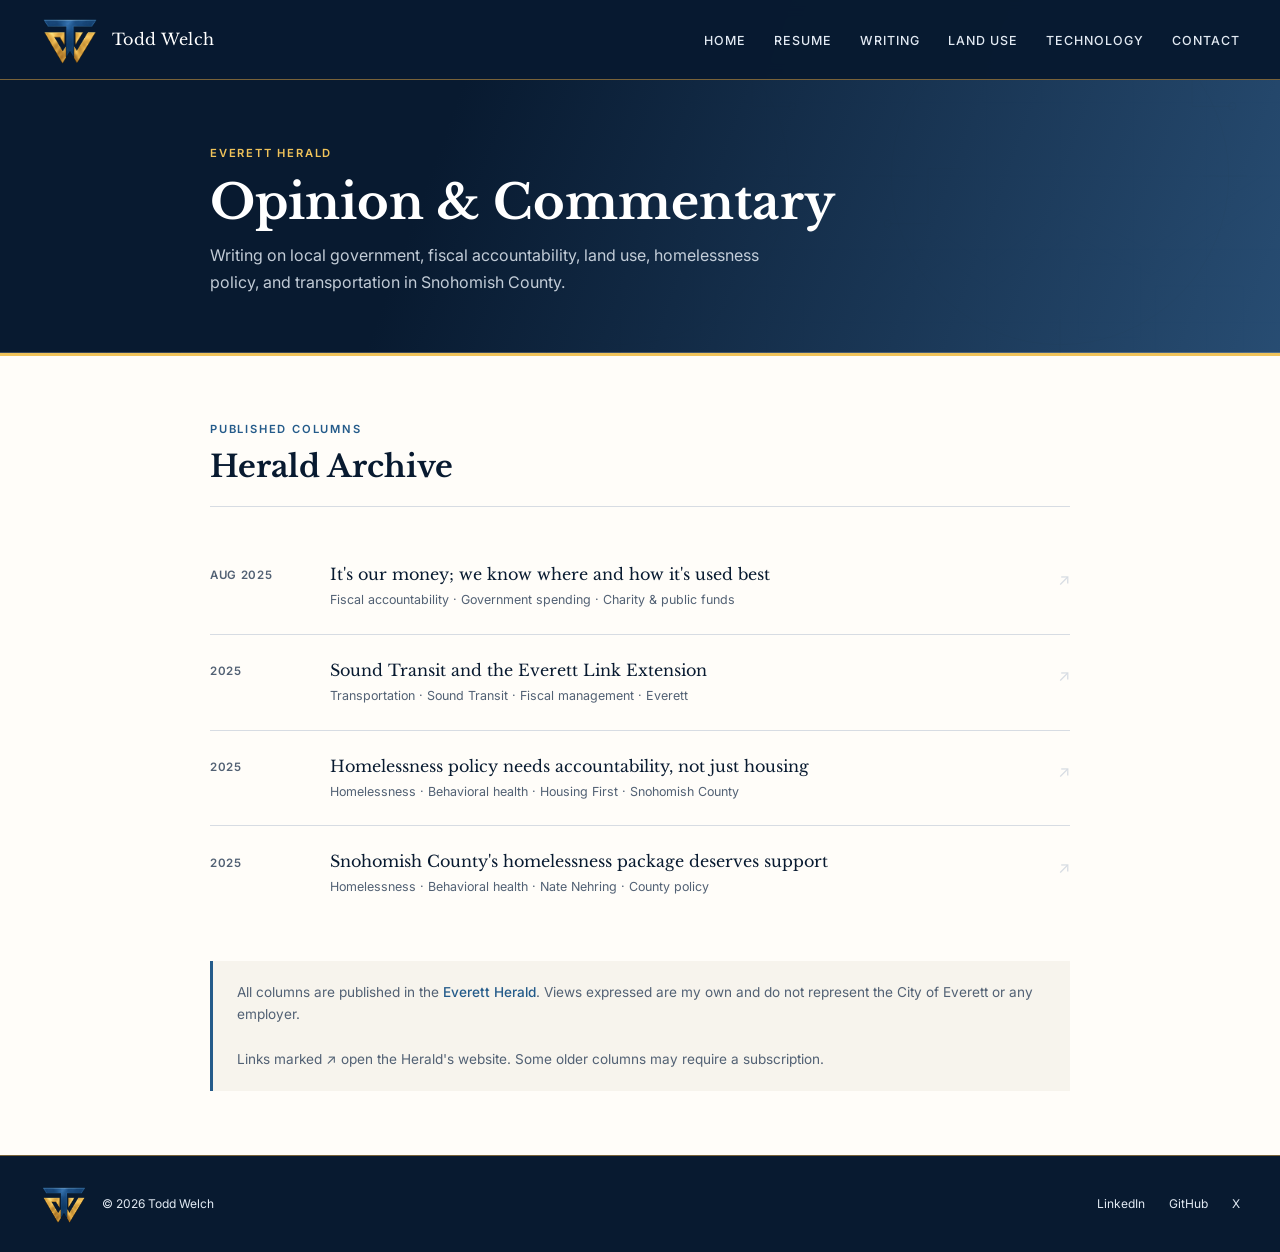
<file: writing.html>
<!DOCTYPE html>
<html lang="en">
<head>
<meta charset="UTF-8">
<meta name="viewport" content="width=device-width, initial-scale=1.0">
<title>Writing — Todd Welch</title>
<meta name="description" content="Opinion columns by Todd Welch published in the Everett Herald on local government, fiscal accountability, and public policy.">
<link rel="preconnect" href="https://fonts.googleapis.com">
<link rel="preconnect" href="https://fonts.gstatic.com" crossorigin>
<link href="https://fonts.googleapis.com/css2?family=Libre+Baskerville:ital,wght@0,400;0,700;1,400&family=Inter:wght@400;500;600&display=swap" rel="stylesheet">
<link rel="stylesheet" href="style.css">
<style>
  .columns-list {
    display: flex;
    flex-direction: column;
    gap: 0;
  }

  .column-row {
    display: grid;
    grid-template-columns: 100px 1fr auto;
    gap: 1.25rem;
    align-items: start;
    padding: 1.5rem 0;
    border-bottom: 1px solid var(--rule);
    text-decoration: none;
    color: inherit;
    transition: background 0.15s;
  }

  .column-row:last-child { border-bottom: none; }

  .column-row:hover .col-title { color: var(--tide); }

  .col-date {
    font-size: 0.72rem;
    font-weight: 600;
    color: var(--muted);
    letter-spacing: 0.06em;
    text-transform: uppercase;
    padding-top: 0.2rem;
  }

  .col-title {
    font-family: 'Libre Baskerville', serif;
    font-size: 1rem;
    color: var(--navy);
    line-height: 1.4;
    margin-bottom: 0.35rem;
    transition: color 0.2s;
  }

  .col-topic {
    font-size: 0.78rem;
    color: var(--muted);
    line-height: 1.5;
  }

  .col-arrow {
    color: var(--rule);
    font-size: 1rem;
    padding-top: 0.2rem;
    transition: color 0.2s;
  }

  .column-row:hover .col-arrow { color: var(--tide); }

  .topic-filter {
    display: flex;
    flex-wrap: wrap;
    gap: 0.5rem;
    margin-bottom: 2rem;
  }

  .filter-btn {
    background: var(--fog);
    border: none;
    padding: 0.3rem 0.9rem;
    font-size: 0.75rem;
    font-weight: 600;
    color: var(--muted);
    border-radius: 2px;
    cursor: pointer;
    letter-spacing: 0.06em;
    text-transform: uppercase;
    transition: background 0.2s, color 0.2s;
  }

  .filter-btn:hover,
  .filter-btn.active {
    background: var(--tide);
    color: #fff;
  }

  .herald-note {
    margin-top: 2.5rem;
    padding: 1.25rem 1.5rem;
    background: var(--sand);
    border-left: 3px solid var(--tide);
    font-size: 0.85rem;
    color: var(--muted);
    line-height: 1.65;
  }

  .herald-note a { color: var(--tide); text-decoration: none; font-weight: 500; }

  @media (max-width: 640px) {
    .column-row { grid-template-columns: 80px 1fr; }
    .col-arrow { display: none; }
  }
</style>
<link rel="icon" type="image/png" href="assets/images/monogram.png">
<link rel="stylesheet" href="brand.css">
</head>
<body>

<nav>
  <a href="index.html" class="nav-brand"><img class="brand-logo" src="assets/images/monogram.png" alt="" width="60" height="60"><span>Todd Welch</span></a>
  <ul class="nav-links">
    <li><a href="index.html">Home</a></li>
    <li><a href="resume.html">Resume</a></li>
    <li><a href="https://substack.com/@toddwelch">Writing</a></li>
    <li><a href="land-use.html">Land Use</a></li>
    <li><a href="technology.html">Technology</a></li>
    <li><a href="contact.html">Contact</a></li>
  </ul>
</nav>

<div class="page-header">
  <div class="page-header-inner">
    <p class="page-eyebrow">Everett Herald</p>
    <h1 class="page-title">Opinion & Commentary</h1>
    <p class="page-subtitle">Writing on local government, fiscal accountability, land use, homelessness policy, and transportation in Snohomish County.</p>
  </div>
</div>

<section>
  <div class="section-inner">

    <p class="section-label">Published Columns</p>
    <h2 class="section-title">Herald Archive</h2>
    <hr class="rule">

    <div class="columns-list">

      <a class="column-row" href="https://www.heraldnet.com/opinion/welch-its-our-money-we-know-where-how-its-used-best/" target="_blank" rel="noopener">
        <div class="col-date">Aug 2025</div>
        <div>
          <div class="col-title">It's our money; we know where and how it's used best</div>
          <div class="col-topic">Fiscal accountability · Government spending · Charity & public funds</div>
        </div>
        <div class="col-arrow">↗</div>
      </a>

      <a class="column-row" href="https://www.heraldnet.com" target="_blank" rel="noopener">
        <div class="col-date">2025</div>
        <div>
          <div class="col-title">Sound Transit and the Everett Link Extension</div>
          <div class="col-topic">Transportation · Sound Transit · Fiscal management · Everett</div>
        </div>
        <div class="col-arrow">↗</div>
      </a>

      <a class="column-row" href="https://www.heraldnet.com" target="_blank" rel="noopener">
        <div class="col-date">2025</div>
        <div>
          <div class="col-title">Homelessness policy needs accountability, not just housing</div>
          <div class="col-topic">Homelessness · Behavioral health · Housing First · Snohomish County</div>
        </div>
        <div class="col-arrow">↗</div>
      </a>

      <a class="column-row" href="https://www.heraldnet.com" target="_blank" rel="noopener">
        <div class="col-date">2025</div>
        <div>
          <div class="col-title">Snohomish County's homelessness package deserves support</div>
          <div class="col-topic">Homelessness · Behavioral health · Nate Nehring · County policy</div>
        </div>
        <div class="col-arrow">↗</div>
      </a>

    </div>

    <div class="herald-note">
      All columns are published in the <a href="https://www.heraldnet.com" target="_blank" rel="noopener">Everett Herald</a>. Views expressed are my own and do not represent the City of Everett or any employer.
      <br><br>
      Links marked ↗ open the Herald's website. Some older columns may require a subscription.
    </div>

  </div>
</section>

<footer>
  <div class="footer-brand"><img src="assets/images/monogram.png" alt="" width="48" height="48" loading="lazy"><p>© 2026 Todd Welch</p></div>
  <div class="footer-links">
    <a href="https://linkedin.com/in/jtoddwelch" target="_blank" rel="noopener">LinkedIn</a>
    <a href="https://github.com/JToddWelch" target="_blank" rel="noopener">GitHub</a>
    <a href="https://x.com/JToddWelch" target="_blank" rel="noopener">X</a>
  </div>
</footer>

</body>
</html>
</file>
<file: style.css>
/* ============================================
   J. Todd Welch — shared stylesheet
   ============================================ */

*, *::before, *::after { box-sizing: border-box; margin: 0; padding: 0; }

:root {
  --navy:  #0d1f2d;
  --steel: #1e3a4f;
  --tide:  #2e6e8e;
  --sky:   #5ba3c2;
  --fog:   #dde8ef;
  --sand:  #f4f0e8;
  --ink:   #1a1a1a;
  --muted: #5a6a74;
  --rule:  #c8d8e2;
  --white: #ffffff;
}

html { scroll-behavior: smooth; }

body {
  font-family: 'Inter', sans-serif;
  background: #fff;
  color: var(--ink);
  font-size: 16px;
  line-height: 1.7;
}

/* ---- NAV ---- */
nav {
  position: fixed;
  top: 0; left: 0; right: 0;
  z-index: 100;
  background: rgba(13,31,45,0.97);
  backdrop-filter: blur(8px);
  display: flex;
  justify-content: space-between;
  align-items: center;
  padding: 0 2.5rem;
  height: 56px;
}

.nav-brand {
  font-family: 'Libre Baskerville', serif;
  color: #fff;
  font-size: 1rem;
  font-weight: 400;
  letter-spacing: 0.02em;
  text-decoration: none;
}

.nav-links {
  display: flex;
  gap: 1.75rem;
  list-style: none;
}

.nav-links a {
  color: var(--fog);
  text-decoration: none;
  font-size: 0.78rem;
  font-weight: 500;
  letter-spacing: 0.08em;
  text-transform: uppercase;
  opacity: 0.7;
  transition: opacity 0.2s;
}

.nav-links a:hover,
.nav-links a.active { opacity: 1; color: var(--sky); }

/* ---- PAGE HEADER ---- */
.page-header {
  background: var(--navy);
  padding: 7rem 2.5rem 3.5rem;
}

.page-header-inner {
  max-width: 860px;
  margin: 0 auto;
}

.page-eyebrow {
  font-size: 0.7rem;
  font-weight: 600;
  letter-spacing: 0.16em;
  text-transform: uppercase;
  color: var(--sky);
  margin-bottom: 0.75rem;
}

.page-title {
  font-family: 'Libre Baskerville', serif;
  font-size: clamp(2rem, 4vw, 3rem);
  color: #fff;
  line-height: 1.15;
  font-weight: 700;
}

.page-subtitle {
  margin-top: 0.75rem;
  font-size: 1rem;
  color: var(--fog);
  opacity: 0.85;
  max-width: 560px;
}

/* ---- SECTIONS ---- */
section {
  padding: 4rem 2.5rem;
}

.section-inner {
  max-width: 860px;
  margin: 0 auto;
}

.section-label {
  font-size: 0.7rem;
  font-weight: 600;
  letter-spacing: 0.16em;
  text-transform: uppercase;
  color: var(--tide);
  margin-bottom: 0.6rem;
}

.section-title {
  font-family: 'Libre Baskerville', serif;
  font-size: clamp(1.4rem, 2.5vw, 1.9rem);
  color: var(--navy);
  font-weight: 700;
  margin-bottom: 0.5rem;
  line-height: 1.25;
}

hr.rule {
  border: none;
  border-top: 1px solid var(--rule);
  margin: 1.25rem 0 2rem;
}

/* ---- TIMELINE ---- */
.timeline { display: flex; flex-direction: column; }

.tl-item {
  display: grid;
  grid-template-columns: 110px 1px 1fr;
  gap: 0 1.75rem;
  padding: 1.75rem 0;
  border-bottom: 1px solid var(--rule);
}

.tl-item:last-child { border-bottom: none; }

.tl-date {
  font-size: 0.72rem;
  font-weight: 600;
  color: var(--muted);
  letter-spacing: 0.05em;
  text-align: right;
  padding-top: 0.2rem;
}

.tl-line {
  background: var(--rule);
  position: relative;
}

.tl-line::before {
  content: '';
  position: absolute;
  top: 0.3rem;
  left: 50%;
  transform: translateX(-50%);
  width: 8px; height: 8px;
  border-radius: 50%;
  background: var(--tide);
}

.tl-title {
  font-weight: 600;
  font-size: 0.95rem;
  color: var(--navy);
  margin-bottom: 0.15rem;
}

.tl-org {
  font-size: 0.8rem;
  color: var(--tide);
  font-weight: 500;
  margin-bottom: 0.4rem;
}

.tl-desc {
  font-size: 0.87rem;
  color: var(--muted);
  line-height: 1.65;
}

/* ---- CARDS ---- */
.card-grid {
  display: grid;
  grid-template-columns: repeat(auto-fill, minmax(260px, 1fr));
  gap: 1.25rem;
}

.card {
  border: 1px solid var(--rule);
  border-top: 3px solid var(--tide);
  padding: 1.5rem;
  border-radius: 0 0 2px 2px;
  text-decoration: none;
  display: block;
  color: inherit;
  transition: border-top-color 0.2s, box-shadow 0.2s;
}

.card:hover {
  border-top-color: var(--sky);
  box-shadow: 0 4px 18px rgba(13,31,45,0.09);
}

.card-date {
  font-size: 0.68rem;
  font-weight: 600;
  letter-spacing: 0.1em;
  text-transform: uppercase;
  color: var(--muted);
  margin-bottom: 0.45rem;
}

.card-title {
  font-family: 'Libre Baskerville', serif;
  font-size: 0.97rem;
  color: var(--navy);
  line-height: 1.4;
  margin-bottom: 0.45rem;
}

.card-excerpt {
  font-size: 0.82rem;
  color: var(--muted);
  line-height: 1.6;
}

/* ---- SKILL BADGES ---- */
.badge-group {
  display: flex;
  flex-wrap: wrap;
  gap: 0.5rem;
}

.badge {
  background: var(--fog);
  color: var(--steel);
  font-size: 0.75rem;
  font-weight: 600;
  padding: 0.3rem 0.75rem;
  border-radius: 2px;
  letter-spacing: 0.04em;
}

.badge.accent {
  background: rgba(46,110,142,0.12);
  color: var(--tide);
  border: 1px solid rgba(46,110,142,0.25);
}

/* ---- BUTTONS ---- */
.btn {
  display: inline-block;
  text-decoration: none;
  font-size: 0.83rem;
  font-weight: 600;
  letter-spacing: 0.05em;
  padding: 0.7rem 1.6rem;
  border-radius: 2px;
  transition: background 0.2s, color 0.2s, border-color 0.2s;
}

.btn-primary { background: var(--tide); color: #fff; }
.btn-primary:hover { background: var(--sky); }

.btn-ghost {
  border: 1px solid var(--rule);
  color: var(--muted);
}
.btn-ghost:hover { border-color: var(--tide); color: var(--tide); }

/* ---- FOOTER ---- */
footer {
  background: var(--navy);
  border-top: 1px solid rgba(255,255,255,0.06);
  padding: 1.5rem 2.5rem;
  display: flex;
  justify-content: space-between;
  align-items: center;
  flex-wrap: wrap;
  gap: 1rem;
}

footer p { font-size: 0.75rem; color: var(--muted); }

.footer-links { display: flex; gap: 1.5rem; }

.footer-links a {
  color: var(--muted);
  text-decoration: none;
  font-size: 0.75rem;
  transition: color 0.2s;
}

.footer-links a:hover { color: var(--sky); }

/* ---- RESPONSIVE ---- */
@media (max-width: 640px) {
  nav { padding: 0 1.25rem; }
  .nav-links { gap: 1rem; }
  .nav-links a { font-size: 0.68rem; }
  .page-header { padding: 6rem 1.25rem 2.5rem; }
  section { padding: 3rem 1.25rem; }
  .tl-item { grid-template-columns: 72px 1px 1fr; gap: 0 0.9rem; }
  footer { flex-direction: column; align-items: flex-start; }
}

@media (prefers-reduced-motion: reduce) {
  * { transition: none !important; scroll-behavior: auto !important; }
}
</file>
<file: brand.css>
/* Blue and gold monogram identity */
:root {
 --navy:#081a30; --steel:#173f68; --tide:#245b8a; --sky:#f0c35a;
 --fog:#e2eaf3; --sand:#f7f4ed; --ink:#172638; --muted:#526174;
 --rule:#d7dce3; --gold:#f0c35a;
}
body { background:#fffdf9; }
nav { height:80px; background:rgba(8,26,48,.98); border-bottom:1px solid #786239; }
.nav-brand { display:flex; align-items:center; gap:12px; flex-shrink:0; }
.brand-logo { width:60px; height:60px; object-fit:contain; }
.nav-links a { opacity:1; }
.nav-links a.active { border-bottom:2px solid var(--gold); padding-bottom:8px; }
.page-header { padding-top:9rem; background:linear-gradient(110deg,var(--navy),var(--steel)); border-bottom:3px solid var(--gold); }
.btn-primary { background:var(--gold); color:var(--navy); border:1px solid var(--gold); }
.btn-primary:hover { background:#ffda7a; color:var(--navy); }
.hero .btn-ghost { color:var(--fog); border-color:#8394a9; }
.hero .btn-ghost:hover { color:var(--gold); border-color:var(--gold); }
.hero .tag { color:var(--fog); background:rgba(240,195,90,.07); border-color:rgba(240,195,90,.35); }
.hero .hero-inner { max-width:1120px; display:grid; grid-template-columns:minmax(0,1.45fr) minmax(0,1fr); gap:3rem; align-items:center; }
.hero-copy { min-width:0; }
.hero .hero-monogram { width:100%; max-width:400px; height:auto; justify-self:center; }
.hero h1 { font-size:clamp(2.8rem,5vw,4.6rem); }
.hero { border-bottom:3px solid var(--gold); }
.pillar, .card { border-color:var(--rule); border-top:3px solid var(--gold); }
.pillar { border-left:0; }
footer { border-top:1px solid #786239; }
.footer-brand { display:flex; gap:14px; align-items:center; }
.footer-brand img { width:48px; height:48px; object-fit:contain; }
footer p, .footer-links a { color:var(--fog); }
a:focus-visible { outline:3px solid #b98621; outline-offset:5px; }
@media(max-width:900px) {
 nav { height:auto; min-height:112px; flex-direction:column; justify-content:center; gap:5px; padding:8px 16px; }
 .brand-logo { width:45px; height:45px; }
 .nav-links { gap:clamp(.55rem,2.5vw,1.5rem); flex-wrap:wrap; justify-content:center; }
 .nav-links a { font-size:.65rem; }
 .nav-links a.active { padding-bottom:3px; }
 .page-header { padding-top:10rem; }
 .hero { padding-top:10rem; }
 .hero .hero-inner { grid-template-columns:1fr; gap:2rem; }
 .hero .hero-monogram { width:200px; grid-row:1; }
 .hero h1 { font-size:clamp(2.6rem,8vw,4rem); }
}
@media(max-width:400px) { .nav-links { column-gap:.65rem; } .nav-links a { font-size:.59rem; } }

/* Bearings, connected systems, and parcel lines */
.hero .brand-illustration { position:relative; display:grid; place-items:center; aspect-ratio:1; width:100%; max-width:460px; justify-self:center; background:url("assets/images/navigation-grid.svg") center/contain no-repeat; }
.hero .brand-illustration .hero-monogram { width:78%; max-width:none; grid-row:auto; }
.brand-caption { position:absolute; bottom:-24px; width:100%; text-align:center; font-size:.63rem; letter-spacing:.16em; text-transform:uppercase; color:var(--gold); }
.page-header { background-image:linear-gradient(110deg,#081a30 35%,#173f68ed),url("assets/images/navigation-grid.svg"); background-position:center,right center; background-size:auto,440px; }
.hero .hero-eyebrow { max-width:34rem; line-height:1.8; }
@media(max-width:900px) { .hero .brand-illustration { width:240px; grid-row:1; margin-bottom:1.5rem; } .brand-caption { font-size:.52rem; } }
</file>
